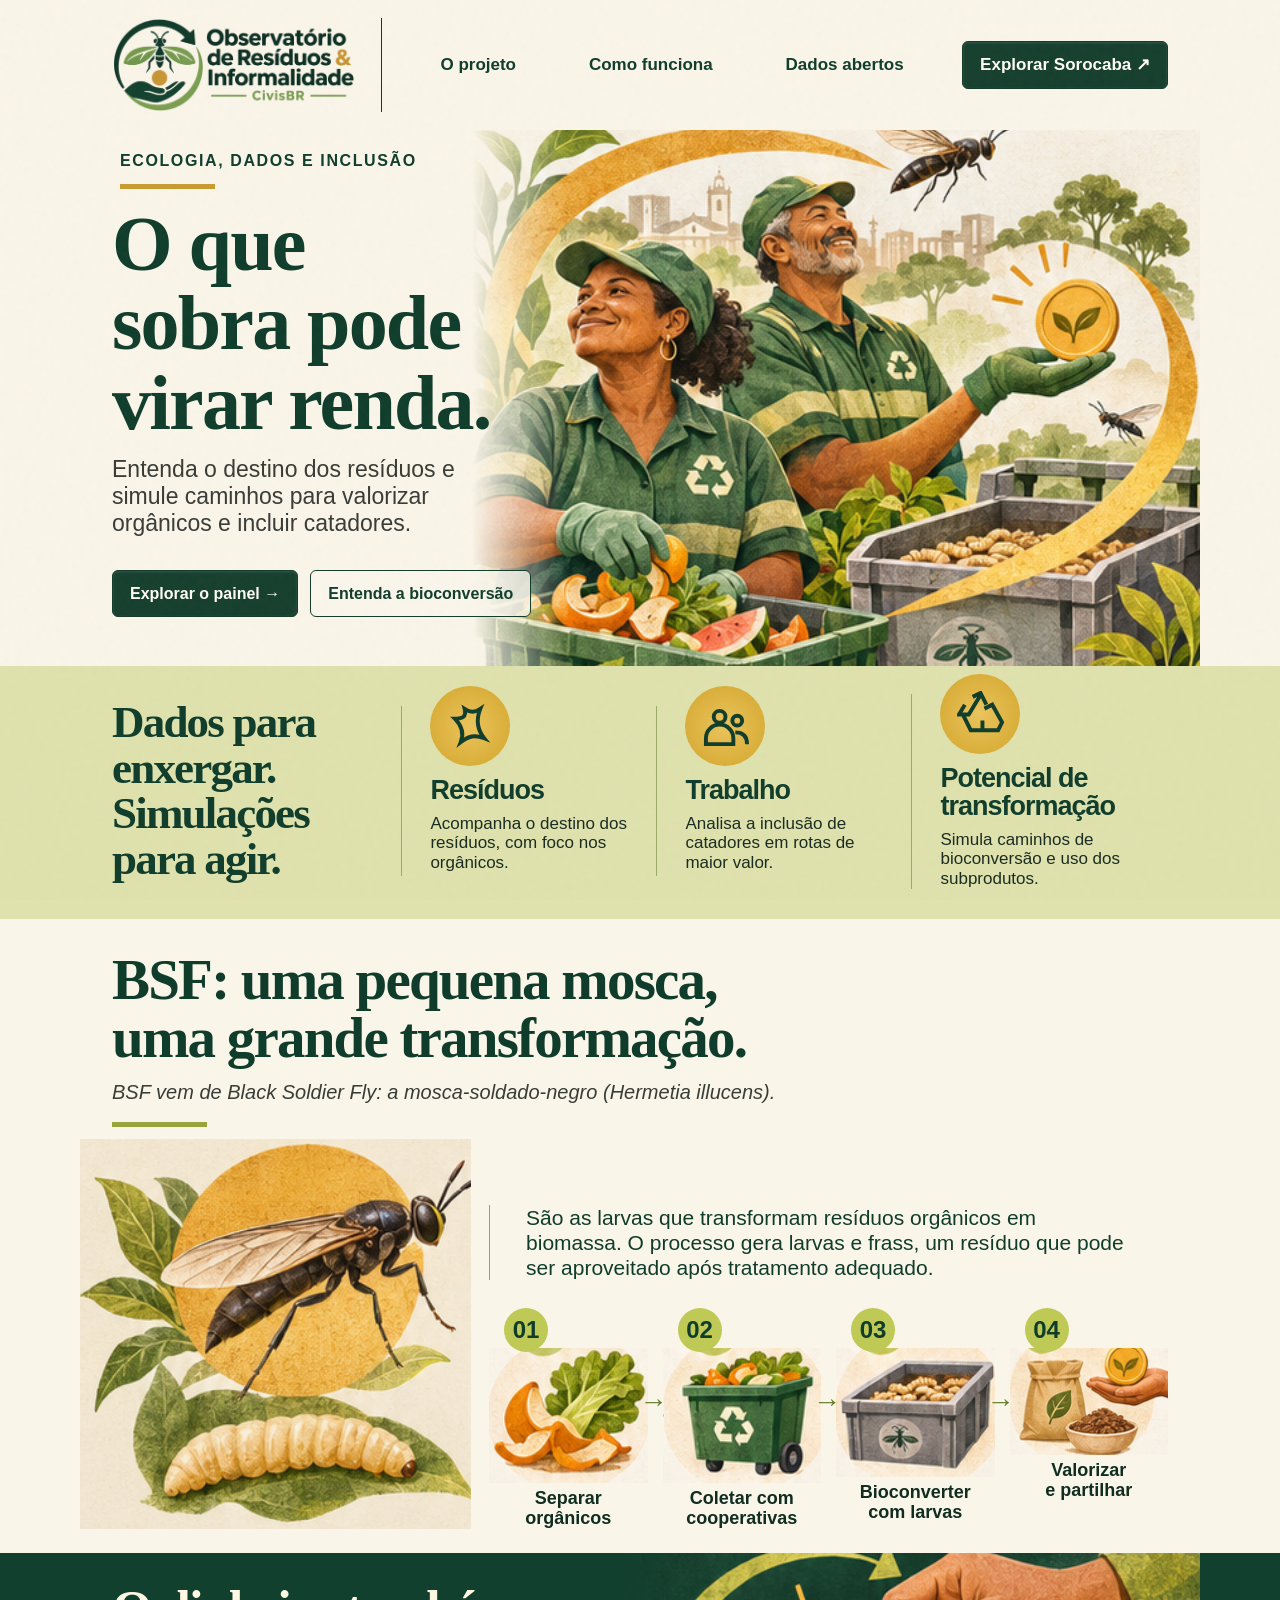
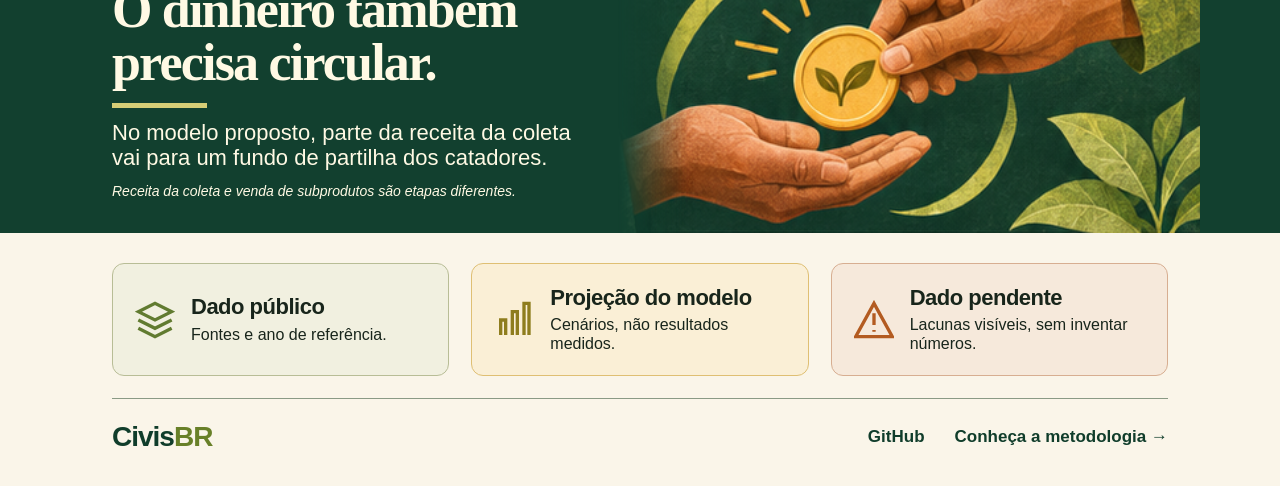
<file: landing/index.html>
<!doctype html>
<html lang="pt-BR">
  <head>
    <meta charset="UTF-8" />
    <meta name="viewport" content="width=device-width, initial-scale=1.0" />
    <title>Observatório de Resíduos &amp; Informalidade — CivisBR</title>
    <meta
      name="description"
      content="Entenda o destino dos resíduos e simule caminhos para valorizar orgânicos e incluir catadores."
    />
    <link rel="icon" href="assets/favicon.png" />
    <link rel="stylesheet" href="styles.css" />
  </head>
  <body id="o-projeto">
    <header class="top">
      <div class="wrap nav">
        <a class="brand" href="#o-projeto" aria-label="Início"
          ><img
            src="assets/logo.png"
            alt="Observatório de Resíduos &amp; Informalidade — CivisBR"
        /></a>
        <nav aria-label="Seções">
          <a href="#o-projeto">O projeto</a
          ><a href="#como-funciona">Como funciona</a
          ><a href="#dados">Dados abertos</a>
        </nav>
        <a class="btn" href="https://residuos-informalidade-rms.pages.dev"
          >Explorar Sorocaba ↗</a
        >
      </div>
    </header>
    <main>
      <section class="hero wrap">
        <span
          class="art hero-art"
          style="--x: 375; --y: 83; --w: 546; --h: 473; --sw: 921"
          aria-hidden="true"
          ><img src="assets/explainer.png" alt="" loading="lazy"
        /></span>
        <div class="hero-copy">
          <p class="eyebrow">ECOLOGIA, DADOS E INCLUSÃO</p>
          <h1>O que<br />sobra pode<br />virar renda.</h1>
          <p class="sub">
            Entenda o destino dos resíduos e simule caminhos para valorizar
            orgânicos e incluir catadores.
          </p>
          <div class="cta-row">
            <a class="btn" href="https://residuos-informalidade-rms.pages.dev"
              >Explorar o painel →</a
            ><a class="btn ghost" href="#como-funciona"
              >Entenda a bioconversão</a
            >
          </div>
        </div>
      </section>
      <section class="strip">
        <div class="wrap strip-grid">
          <h2>Dados para<br />enxergar.<br />Simulações<br />para agir.</h2>
          <div class="feat">
            <span class="ic"
              ><svg viewBox="0 0 24 24" aria-hidden="true">
                <path
                  d="M9 3c3 2 5 2 8 0-2 5-2 10 2 15-5-2-8-1-12 2 2-5 0-9-3-12 4 0 6-1 5-5Z"
                /></svg
            ></span>
            <h3>Resíduos</h3>
            <p>Acompanha o destino dos resíduos, com foco nos orgânicos.</p>
          </div>
          <div class="feat">
            <span class="ic"
              ><svg viewBox="0 0 24 24" aria-hidden="true">
                <circle cx="9" cy="7" r="3" />
                <circle cx="18" cy="9" r="2.5" />
                <path d="M2 21v-3a7 7 0 0 1 14 0v3ZM17 15c4 0 6 2 6 6" /></svg
            ></span>
            <h3>Trabalho</h3>
            <p>Analisa a inclusão de catadores em rotas de maior valor.</p>
          </div>
          <div class="feat">
            <span class="ic"
              ><svg viewBox="0 0 24 24" aria-hidden="true">
                <path
                  d="m8 3 4-2 3 6M12 2 6 12H1l3-5M3 12l4 8h6v-5M14 20h7l2-4-5-9-4 2"
                /></svg
            ></span>
            <h3>Potencial de transformação</h3>
            <p>Simula caminhos de bioconversão e uso dos subprodutos.</p>
          </div>
        </div>
      </section>
      <section class="bsf wrap" id="como-funciona">
        <h2>BSF: uma pequena mosca,<br />uma grande transformação.</h2>
        <p class="lede">
          BSF vem de Black Soldier Fly: a mosca-soldado-negro (<i
            >Hermetia illucens</i
          >).
        </p>
        <div class="bsf-grid">
          <span
            class="art bsf-art"
            style="--x: 0; --y: 959; --w: 310; --h: 309; --sw: 921"
            aria-hidden="true"
            ><img src="assets/explainer.png" alt="" loading="lazy"
          /></span>
          <div class="bsf-body">
            <p class="lede2">
              São as larvas que transformam resíduos orgânicos em biomassa. O
              processo gera larvas e frass, um resíduo que pode ser aproveitado
              após tratamento adequado.
            </p>
            <div class="steps">
              <div class="step">
                <span class="n">01</span
                ><span
                  class="art"
                  style="--x: 316; --y: 1107; --w: 127; --h: 108; --sw: 921"
                  aria-hidden="true"
                  ><img src="assets/explainer.png" alt="" loading="lazy"
                /></span>
                <h3>Separar<br />orgânicos</h3>
              </div>
              <div class="step">
                <span class="n">02</span
                ><span
                  class="art"
                  style="--x: 460; --y: 1107; --w: 127; --h: 108; --sw: 921"
                  aria-hidden="true"
                  ><img src="assets/explainer.png" alt="" loading="lazy"
                /></span>
                <h3>Coletar com<br />cooperativas</h3>
              </div>
              <div class="step">
                <span class="n">03</span
                ><span
                  class="art"
                  style="--x: 606; --y: 1107; --w: 133; --h: 108; --sw: 921"
                  aria-hidden="true"
                  ><img src="assets/explainer.png" alt="" loading="lazy"
                /></span>
                <h3>Bioconverter<br />com larvas</h3>
              </div>
              <div class="step">
                <span class="n">04</span
                ><span
                  class="art"
                  style="--x: 761; --y: 1107; --w: 160; --h: 108; --sw: 921"
                  aria-hidden="true"
                  ><img src="assets/explainer.png" alt="" loading="lazy"
                /></span>
                <h3>Valorizar<br />e partilhar</h3>
              </div>
            </div>
          </div>
        </div>
      </section>
      <section class="money">
        <div class="wrap money-inner">
          <span
            class="art money-art"
            style="--x: 480; --y: 1282; --w: 441; --h: 235; --sw: 921"
            aria-hidden="true"
            ><img src="assets/explainer.png" alt="" loading="lazy"
          /></span>
          <div class="money-copy">
            <h2>O dinheiro também<br />precisa circular.</h2>
            <p>
              No modelo proposto, parte da receita da coleta vai para um fundo
              de partilha dos catadores.
            </p>
            <p class="note">
              Receita da coleta e venda de subprodutos são etapas diferentes.
            </p>
          </div>
        </div>
      </section>
      <section class="wrap flags" id="dados">
        <div class="flag real">
          <svg viewBox="0 0 24 24" aria-hidden="true">
            <path d="m2 7 10-5 10 5-10 5ZM2 12l10 5 10-5M2 17l10 5 10-5" />
          </svg>
          <div>
            <h3>Dado público</h3>
            <p>Fontes e ano de referência.</p>
          </div>
        </div>
        <div class="flag model">
          <svg viewBox="0 0 24 24" aria-hidden="true">
            <path d="M4 21V12h3v9M11 21V7h3v14M18 21V2h3v19" />
          </svg>
          <div>
            <h3>Projeção do modelo</h3>
            <p>Cenários, não resultados medidos.</p>
          </div>
        </div>
        <div class="flag pending">
          <svg viewBox="0 0 24 24" aria-hidden="true">
            <path d="M12 2 1 22h22ZM12 8v7M12 18v1" />
          </svg>
          <div>
            <h3>Dado pendente</h3>
            <p>Lacunas visíveis, sem inventar números.</p>
          </div>
        </div>
      </section>
    </main>
    <footer class="wrap foot">
      <a class="civis" href="https://github.com/civisbr">Civis<span>BR</span></a
      ><a href="https://github.com/civisbr/residuos-informalidade-rms">GitHub</a
      ><a
        href="https://github.com/civisbr/residuos-informalidade-rms#o-que-ele-separa-com-rigor"
        >Conheça a metodologia →</a
      >
    </footer>
  </body>
</html>
</file>
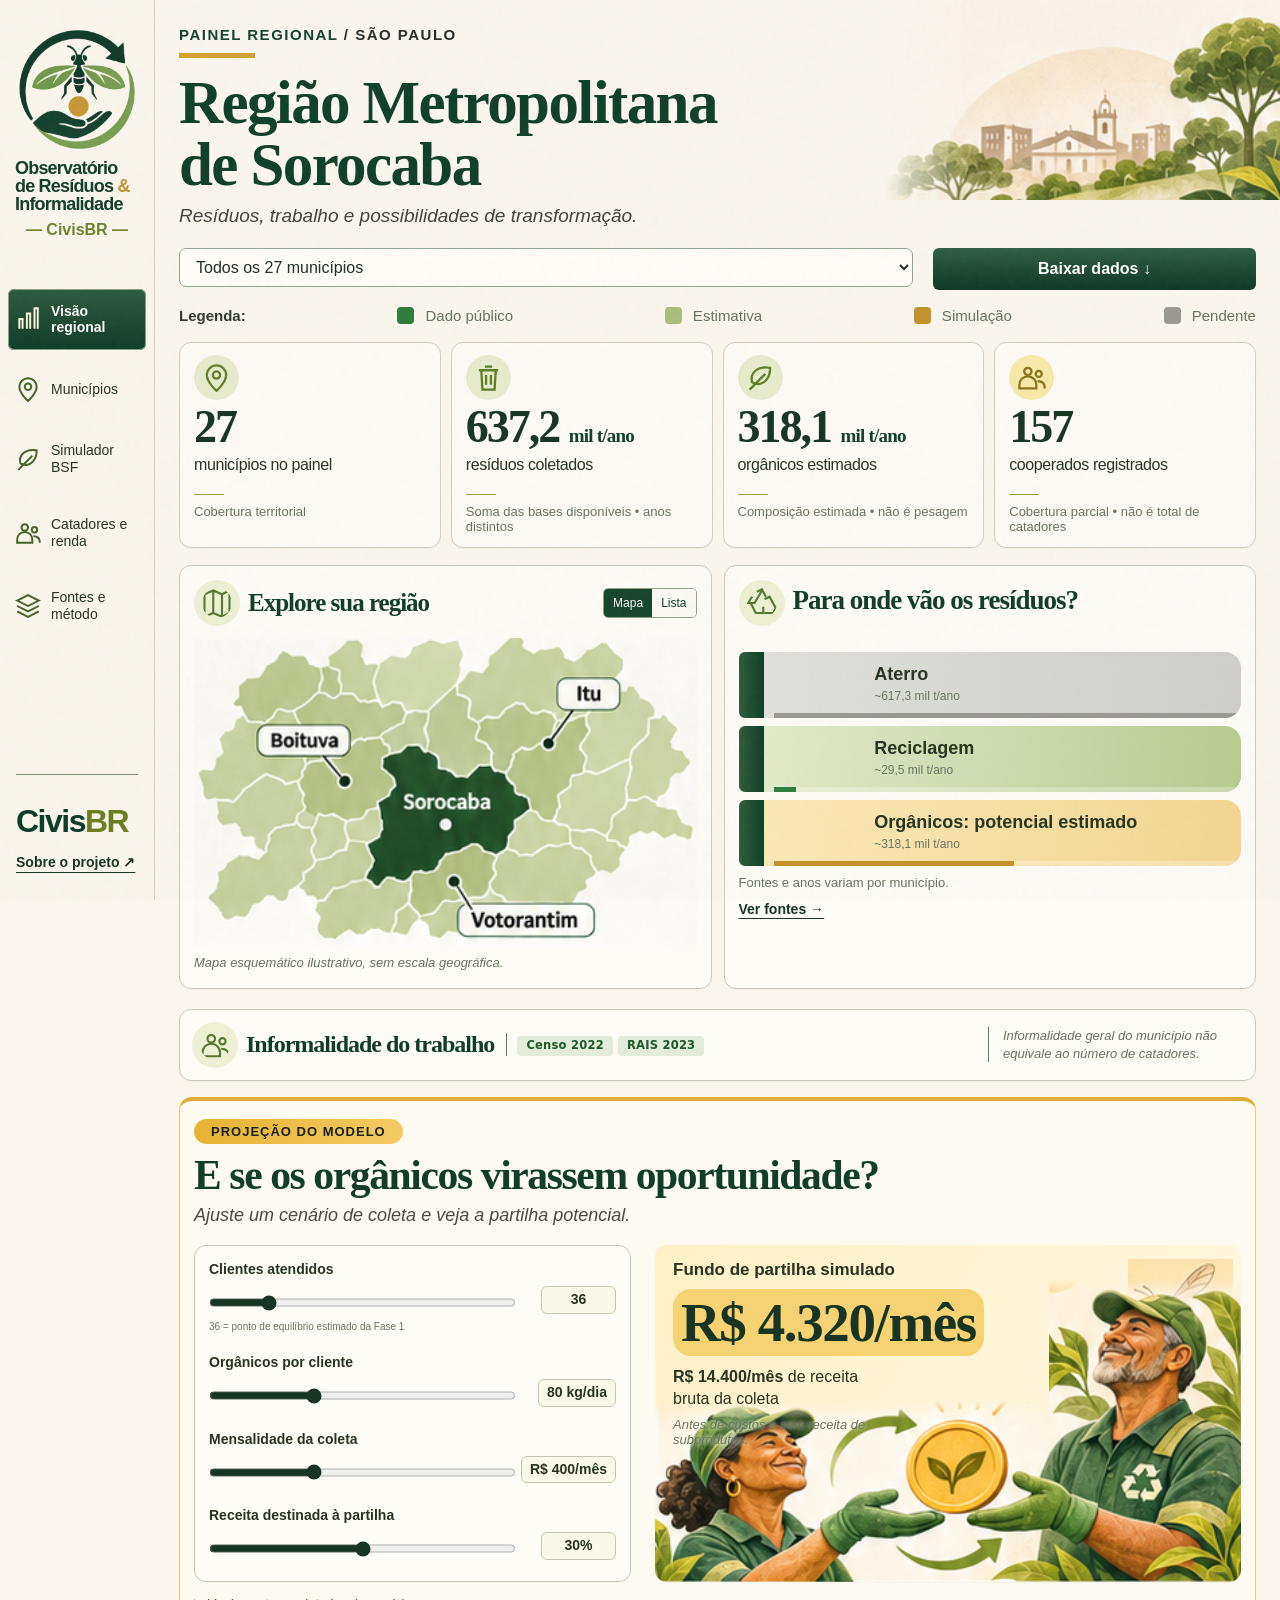
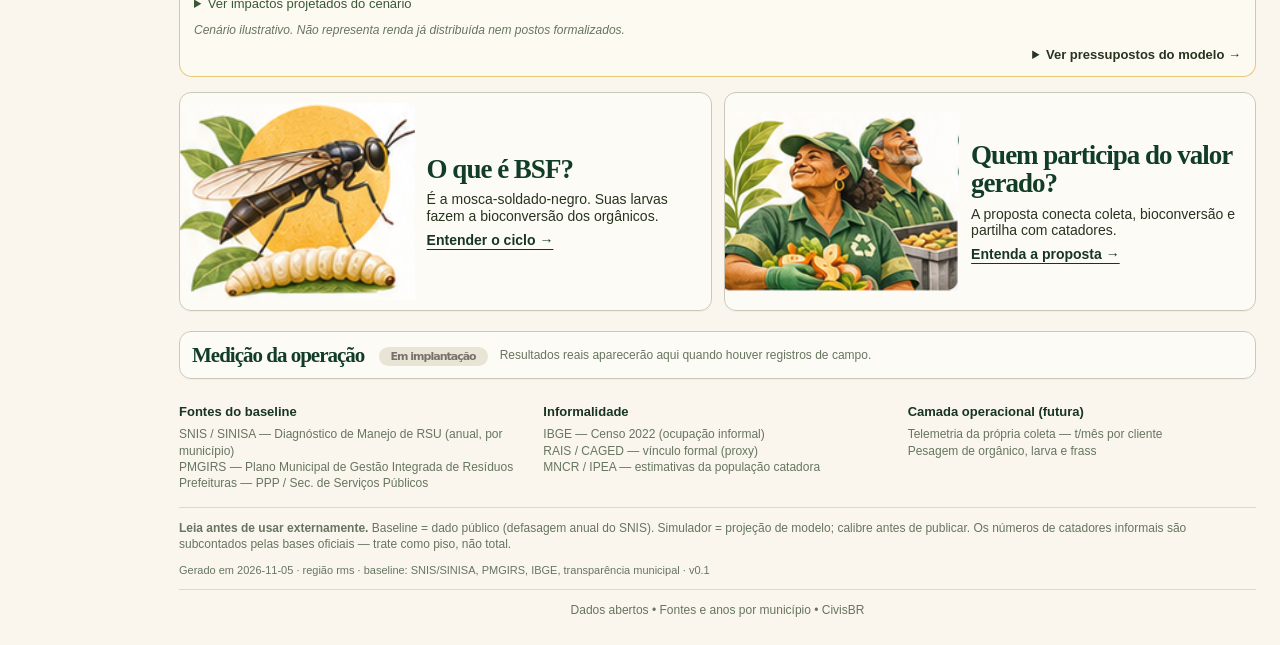
<file: site/index.html>
<!doctype html>
<html lang="pt-BR">
  <head>
    <meta charset="UTF-8" />
    <meta name="viewport" content="width=device-width, initial-scale=1.0" />
    <title>
      Região Metropolitana de Sorocaba — Observatório de Resíduos &amp;
      Informalidade
    </title>
    <meta
      name="description"
      content="Resíduos, trabalho e possibilidades de transformação na Região Metropolitana de Sorocaba."
    />
    <link rel="icon" href="assets/favicon.png" />
    <link rel="stylesheet" href="styles.css" />
  </head>
  <body>
    <aside class="side">
      <a
        class="side-brand"
        href="https://civisbr.github.io/residuos-informalidade-rms/"
        aria-label="Sobre o Observatório"
        ><span class="side-emblem"><img src="assets/logo.png" alt="" /></span
        ><span class="side-wordmark"
          >Observatório<br />de Resíduos <b>&amp;</b><br />Informalidade</span
        ><span class="side-civis">— CivisBR —</span></a
      >
      <nav class="side-nav" aria-label="Seções do painel">
        <a href="#visao" class="active"
          ><svg viewBox="0 0 24 24" aria-hidden="true">
            <path d="M4 21V12h3v9M11 21V7h3v14M18 21V2h3v19" /></svg
          ><span>Visão regional</span></a
        >
        <a href="#municipios"
          ><svg viewBox="0 0 24 24" aria-hidden="true">
            <path d="M20 10c0 6-8 13-8 13S4 16 4 10a8 8 0 1 1 16 0Z" />
            <circle cx="12" cy="10" r="3" /></svg
          ><span>Municípios</span></a
        >
        <a href="#simulador"
          ><svg viewBox="0 0 24 24" aria-hidden="true">
            <path d="M20 4C9 2 3 9 5 16c7 4 15-1 15-12Z" />
            <path d="M3 22 16 9" /></svg
          ><span>Simulador BSF</span></a
        >
        <a href="#informalidade"
          ><svg viewBox="0 0 24 24" aria-hidden="true">
            <circle cx="9" cy="7" r="3" />
            <circle cx="18" cy="9" r="2.5" />
            <path d="M2 21v-3a7 7 0 0 1 14 0v3ZM17 15c4 0 6 2 6 6" /></svg
          ><span>Catadores e renda</span></a
        >
        <a href="#fontes"
          ><svg viewBox="0 0 24 24" aria-hidden="true">
            <path d="m2 7 10-5 10 5-10 5ZM2 12l10 5 10-5M2 17l10 5 10-5" /></svg
          ><span>Fontes e método</span></a
        >
      </nav>
      <span class="side-footer-brand">Civis<span>BR</span></span
      ><a
        class="side-about"
        href="https://civisbr.github.io/residuos-informalidade-rms/"
        >Sobre o projeto ↗</a
      >
    </aside>

    <main class="main">
      <span
        class="art city-art"
        style="--x: 648; --y: 0; --w: 298; --h: 200; --sw: 946"
        aria-hidden="true"
        ><img src="assets/dashboard-art.png" alt="" loading="lazy"
      /></span>
      <p class="eyebrow">PAINEL REGIONAL <span>/ SÃO PAULO</span></p>
      <h1 id="regName">—</h1>
      <p class="sub">Resíduos, trabalho e possibilidades de transformação.</p>

      <div class="topbar" id="municipios">
        <div class="selwrap">
          <label for="citySel">Município</label>
          <select id="citySel" aria-label="Selecionar município"></select>
          <span class="pop" id="popline">—</span>
        </div>
        <a class="dl" href="data.json" download="data.json">Baixar dados ↓</a>
      </div>

      <div class="legend" aria-label="Legenda de qualidade">
        <span>Legenda:</span>
        <span><i class="sw real"></i> Dado público</span>
        <span><i class="sw est"></i> Estimativa</span>
        <span><i class="sw sim"></i> Simulação</span>
        <span><i class="sw pend"></i> Pendente</span>
      </div>

      <section id="visao" class="kpi4" aria-label="Visão regional">
        <div id="regionStrip" class="kpi4-grid"></div>
      </section>

      <div class="grid2">
        <section class="card region-card">
          <div class="card-head">
            <h2>
              <svg viewBox="0 0 24 24" aria-hidden="true">
                <path
                  d="m2 5 7-3 7 3 6-3v18l-6 3-7-3-7 3ZM9 2v18M16 5v18"
                /></svg
              >Explore sua região
            </h2>
            <div
              class="view-tabs"
              role="group"
              aria-label="Visualização da região"
            >
              <button type="button" id="mapTab" aria-pressed="true">Mapa</button
              ><button type="button" id="listTab" aria-pressed="false">
                Lista
              </button>
            </div>
          </div>
          <div id="regionMap">
            <span
              class="art map-art"
              style="--x: 163; --y: 542; --w: 375; --h: 230; --sw: 946"
              aria-hidden="true"
              ><img
                src="assets/dashboard-art.png"
                alt=""
                loading="lazy" /></span
            ><button
              class="map-hit sorocaba"
              data-city="Sorocaba"
              aria-label="Ver dados de Sorocaba"
            ></button
            ><button
              class="map-hit itu"
              data-city="Itu"
              aria-label="Ver dados de Itu"
            ></button
            ><button
              class="map-hit boituva"
              data-city="Boituva"
              aria-label="Ver dados de Boituva"
            ></button
            ><button
              class="map-hit votorantim"
              data-city="Votorantim"
              aria-label="Ver dados de Votorantim"
            ></button>
            <p class="card-note">
              <i>Mapa esquemático ilustrativo, sem escala geográfica.</i>
            </p>
          </div>
          <div
            class="munlist"
            hidden
            id="munList"
            aria-label="Municípios da região"
          ></div>
        </section>
        <section class="card">
          <h2>
            <svg viewBox="0 0 24 24" aria-hidden="true">
              <path
                d="m8 3 4-2 3 6M12 2 6 12H1l3-5M3 12l4 8h6v-5M14 20h7l2-4-5-9-4 2"
              /></svg
            >Para onde vão os resíduos?
          </h2>
          <div id="destBars"></div>
          <p class="card-note">Fontes e anos variam por município.</p>
          <p class="card-link"><a href="#fontes">Ver fontes →</a></p>
        </section>
      </div>

      <section
        class="card city-detail"
        id="cityDetail"
        aria-label="Linha de base do município"
        hidden
      >
        <h2 id="cityName">Município</h2>
        <h3 class="flow-title">
          Destino no município <span id="flowTags"></span>
        </h3>
        <div id="flowSlot"></div>
        <h2>Linha de base do município</h2>
        <div class="kpis" id="kpis"></div>
      </section>

      <section class="band" id="informalidade">
        <div class="inf-heading">
          <h2>
            <svg viewBox="0 0 24 24" aria-hidden="true">
              <circle cx="9" cy="7" r="3" />
              <circle cx="18" cy="9" r="2.5" />
              <path d="M2 21v-3a7 7 0 0 1 14 0v3ZM17 15c4 0 6 2 6 6" /></svg
            >Informalidade do trabalho
          </h2>
          <span class="chips" id="infTags"
            ><span class="tag real">Censo 2022</span>
            <span class="tag real">RAIS 2023</span></span
          >
          <p class="band-note">
            Informalidade geral do município não equivale ao número de
            catadores.
          </p>
        </div>
        <div id="infDetail" hidden>
          <div class="kpis" id="kpisInf"></div>
          <div class="caveat" id="infSubcount"></div>
          <div id="pnadRegional"></div>
        </div>
      </section>

      <section class="simsec" id="simulador">
        <p class="proj-chip">PROJEÇÃO DO MODELO</p>
        <h2>E se os orgânicos virassem oportunidade?</h2>
        <p class="sub2">
          Ajuste um cenário de coleta e veja a partilha potencial.
        </p>
        <div class="grid2">
          <div class="card">
            <div class="ctrl">
              <label for="sCli"
                >Clientes atendidos
                <span class="cv mono"><b id="vCli">36</b></span></label
              >
              <input
                type="range"
                id="sCli"
                min="0"
                max="200"
                value="36"
                step="1"
              />
              <div class="hint" id="hCli"></div>
            </div>
            <div class="ctrl">
              <label for="sKg"
                >Orgânicos por cliente
                <span class="cv mono"><b id="vKg">80</b> kg/dia</span></label
              >
              <input
                type="range"
                id="sKg"
                min="20"
                max="200"
                value="80"
                step="5"
              />
            </div>
            <div class="ctrl">
              <label for="sFee"
                >Mensalidade da coleta
                <span class="cv mono">R$ <b id="vFee">400</b>/mês</span></label
              >
              <input
                type="range"
                id="sFee"
                min="150"
                max="900"
                value="400"
                step="25"
              />
            </div>
            <div class="ctrl">
              <label for="sSh"
                >Receita destinada à partilha
                <span class="cv mono"><b id="vSh">30</b>%</span></label
              >
              <input
                type="range"
                id="sSh"
                min="0"
                max="60"
                value="30"
                step="5"
              />
            </div>
          </div>
          <div class="card fund">
            <span
              class="art fund-fly"
              style="--x: 833; --y: 1043; --w: 82; --h: 81; --sw: 946"
              aria-hidden="true"
              ><img
                src="assets/dashboard-art.png"
                alt=""
                loading="lazy" /></span
            ><span
              class="art fund-woman"
              style="--x: 498; --y: 1208; --w: 292; --h: 134; --sw: 946"
              aria-hidden="true"
              ><img
                src="assets/dashboard-art.png"
                alt=""
                loading="lazy" /></span
            ><span
              class="art fund-man"
              style="--x: 790; --y: 1117; --w: 142; --h: 225; --sw: 946"
              aria-hidden="true"
              ><img src="assets/dashboard-art.png" alt="" loading="lazy"
            /></span>
            <p class="fund-lab">Fundo de partilha simulado</p>
            <p class="fund-val mono"><span id="oPool">—</span></p>
            <p class="fund-sub"><b id="rev">—</b> de receita bruta da coleta</p>
            <p class="fund-note">
              Antes de custos e sem receita de subprodutos.
            </p>
          </div>
        </div>
        <details class="impact-details">
          <summary>Ver impactos projetados do cenário</summary>
          <div class="out">
            <div class="ocard c1">
              <div class="o-lab">ORGÂNICO DESVIADO DO ATERRO</div>
              <div class="o-val mono">
                <span id="oDiv">—</span> <small>t/ano</small>
              </div>
              <div class="o-sub" id="oDivSub"></div>
            </div>
            <div class="ocard c2">
              <div class="o-lab">CO₂e EVITADO</div>
              <div class="o-val mono">
                <span id="oCO2">—</span> <small>t/ano</small>
              </div>
              <div class="o-sub">
                ~<b id="oCars">—</b> carros fora de circulação por um ano
                (ilustrativo).
              </div>
            </div>
            <div class="ocard c3">
              <div class="o-lab">SUBPRODUTOS BSF</div>
              <div class="o-val mono">
                <span id="oFrass">—</span> <small>t/ano frass</small>
              </div>
              <div class="o-sub">
                <b id="oLarva">—</b> de larva seca (mercado pet/aves).
              </div>
            </div>
            <div class="ocard c4">
              <div class="o-lab">CATADORES NA ESCADA DE FORMALIZAÇÃO</div>
              <div class="o-val mono">
                <span id="oCat">—</span> <small>sustentados</small>
              </div>
              <div class="o-sub">
                pelo fundo de partilha (renda-alvo mensal por catador).
              </div>
            </div>
          </div>
        </details>
        <p class="disclaim">
          Cenário ilustrativo. Não representa renda já distribuída nem postos
          formalizados.
        </p>
        <details class="assump">
          <summary>Ver pressupostos do modelo →</summary>
          <div class="ab" id="assumpBody"></div>
        </details>
      </section>

      <div class="grid2">
        <section class="card explainer-card">
          <span
            class="art info-art"
            style="--x: 153; --y: 1408; --w: 174; --h: 146; --sw: 946"
            aria-hidden="true"
            ><img src="assets/dashboard-art.png" alt="" loading="lazy"
          /></span>
          <div>
            <h2>O que é BSF?</h2>
            <p>
              É a mosca-soldado-negro. Suas larvas fazem a bioconversão dos
              orgânicos.
            </p>
            <p class="card-link">
              <a
                href="https://civisbr.github.io/residuos-informalidade-rms/#como-funciona"
                >Entender o ciclo →</a
              >
            </p>
          </div>
        </section>
        <section class="card explainer-card">
          <span
            class="art info-art"
            style="--x: 537; --y: 1403; --w: 200; --h: 153; --sw: 946"
            aria-hidden="true"
            ><img src="assets/dashboard-art.png" alt="" loading="lazy"
          /></span>
          <div>
            <h2>Quem participa do valor gerado?</h2>
            <p>
              A proposta conecta coleta, bioconversão e partilha com catadores.
            </p>
            <p class="card-link">
              <a href="#simulador">Entenda a proposta →</a>
            </p>
          </div>
        </section>
      </div>

      <section class="band op" aria-label="Medição da operação">
        <h2>
          Medição da operação <span class="chip-live">Em implantação</span>
        </h2>
        <p class="band-note">
          Resultados reais aparecerão aqui quando houver registros de campo.
        </p>
        <div id="opSlot"></div>
      </section>

      <footer id="fontes">
        <div class="srcgrid">
          <div>
            <h4>Fontes do baseline</h4>
            <p>
              SNIS / SINISA — Diagnóstico de Manejo de RSU (anual, por
              município)
            </p>
            <p>PMGIRS — Plano Municipal de Gestão Integrada de Resíduos</p>
            <p>Prefeituras — PPP / Sec. de Serviços Públicos</p>
          </div>
          <div>
            <h4>Informalidade</h4>
            <p>IBGE — Censo 2022 (ocupação informal)</p>
            <p>RAIS / CAGED — vínculo formal (proxy)</p>
            <p>MNCR / IPEA — estimativas da população catadora</p>
          </div>
          <div>
            <h4>Camada operacional (futura)</h4>
            <p>Telemetria da própria coleta — t/mês por cliente</p>
            <p>Pesagem de orgânico, larva e frass</p>
          </div>
        </div>
        <div class="caveat" id="caveat"></div>
        <div class="foot-meta" id="footMeta">—</div>
        <p class="foot-line">
          Dados abertos • Fontes e anos por município • CivisBR
        </p>
      </footer>
    </main>

    <script src="app.js"></script>
  </body>
</html>
</file>
<file: landing/styles.css>
* {
  box-sizing: border-box;
  margin: 0;
  padding: 0;
}
:root {
  --paper: #faf5e9;
  --ink: #103d2b;
  --gold: #c99b30;
  --line: #b9b99b;
}
html {
  scroll-behavior: smooth;
  scroll-padding-top: 24px;
}
body {
  color: var(--ink);
  background: var(--paper);
  font:
    18px/1.35 Arial,
    sans-serif;
}
body::before {
  content: "";
  position: fixed;
  inset: 0;
  pointer-events: none;
  z-index: 5;
  opacity: 0.045;
  background-image: url("data:image/svg+xml,%3Csvg viewBox='0 0 180 180' xmlns='http://www.w3.org/2000/svg'%3E%3Cfilter id='n'%3E%3CfeTurbulence type='fractalNoise' baseFrequency='.8' numOctaves='3' stitchTiles='stitch'/%3E%3C/filter%3E%3Cpath fill='%23000' filter='url(%23n)' opacity='.7' d='M0 0h180v180H0z'/%3E%3C/svg%3E");
}
a {
  color: inherit;
}
a:focus-visible,
button:focus-visible {
  outline: 3px solid var(--gold);
  outline-offset: 4px;
}
h1,
h2 {
  font-family: Georgia, serif;
  font-weight: 800;
  letter-spacing: -1.8px;
  line-height: 1.02;
}
.wrap {
  max-width: 1120px;
  padding: 0 32px;
  margin: auto;
}
.nav {
  min-height: 130px;
  display: flex;
  align-items: center;
  gap: 32px;
}
.brand {
  width: 270px;
  padding-right: 26px;
  border-right: 1px solid var(--ink);
  flex-shrink: 0;
}
.brand img {
  display: block;
  width: 100%;
}
.nav nav {
  display: flex;
  flex: 1;
  justify-content: space-around;
  gap: 20px;
  white-space: nowrap;
}
.nav a {
  text-decoration: none;
  font-weight: 600;
  font-size: 17px;
}
.btn {
  display: inline-flex;
  justify-content: center;
  align-items: center;
  padding: 12px 17px;
  background: #163f2e;
  color: #fffdf5;
  border: 1px solid #143b2a;
  border-radius: 6px;
  text-decoration: none;
  font-weight: 700;
  font-size: 16px;
  white-space: nowrap;
  box-shadow: inset 0 1px 3px #ffffff20;
}
.btn:hover {
  background: #23583d;
}
.btn.ghost {
  color: var(--ink);
  background: #faf7edcc;
}
.hero {
  position: relative;
  min-height: 536px;
  padding-top: 20px;
  padding-bottom: 45px;
}
.hero-copy {
  position: relative;
  z-index: 1;
  max-width: 460px;
}
.eyebrow {
  font-size: 16px;
  font-weight: bold;
  letter-spacing: 1.6px;
  margin: 0 0 15px 8px;
}
.eyebrow::after {
  content: "";
  display: block;
  width: 95px;
  height: 5px;
  background: var(--gold);
  margin-top: 12px;
}
h1 {
  font-size: 78px;
  margin-bottom: 14px;
}
.hero .sub {
  max-width: 365px;
  font-size: 23px;
  line-height: 1.18;
  color: #393c36;
  margin-bottom: 32px;
}
.cta-row {
  display: flex;
  gap: 12px;
}
.hero .hero-art {
  position: absolute;
  right: 0;
  top: -31px;
  width: 69%;
  mask-image: linear-gradient(to right, transparent, #000 13%);
}
.strip {
  background: #dfe2ad;
}
.strip-grid {
  display: grid;
  grid-template-columns: 1.15fr 1fr 1fr 1.12fr;
  gap: 26px;
  align-items: center;
  padding-top: 28px;
  padding-bottom: 30px;
}
.strip h2 {
  font-size: 45px;
}
.feat {
  padding-left: 28px;
  border-left: 1px solid #9caa67;
  min-height: 170px;
}
.ic {
  display: grid;
  place-items: center;
  width: 80px;
  height: 80px;
  border-radius: 50%;
  background: radial-gradient(#ebc45c, #d3a529);
  margin: -20px 0 10px;
}
.ic svg {
  width: 47px;
  height: 47px;
  fill: none;
  stroke: var(--ink);
  stroke-width: 2;
}
.feat h3 {
  font-size: 27px;
  letter-spacing: -1px;
  line-height: 1.05;
  margin: 9px 0;
}
.feat p {
  color: #192b20;
  font-size: 17px;
  line-height: 1.16;
}
.bsf {
  padding-top: 32px;
  padding-bottom: 24px;
}
.bsf h2 {
  font-size: 57px;
}
.lede {
  color: #383d36;
  font-size: 20px;
  font-style: italic;
  margin-top: 12px;
}
.lede::after {
  content: "";
  display: block;
  width: 95px;
  height: 5px;
  background: #97a53d;
  margin-top: 16px;
}
.bsf-grid {
  display: grid;
  grid-template-columns: 34% 1fr;
  gap: 18px;
  margin-top: 12px;
  align-items: end;
}
.bsf-art {
  width: calc(100% + 32px);
  margin-left: -32px;
}
.lede2 {
  border-left: 1px solid #9b9e77;
  padding-left: 36px;
  max-width: 640px;
  font-size: 21px;
  line-height: 1.2;
  margin-bottom: 28px;
}
.steps {
  display: grid;
  grid-template-columns: repeat(4, 1fr);
  gap: 15px;
}
.step {
  position: relative;
  text-align: center;
}
.step .n {
  display: grid;
  place-items: center;
  background: #bec956;
  border-radius: 50%;
  width: 44px;
  height: 44px;
  font-size: 24px;
  font-weight: bold;
  margin: 0 auto -4px 15px;
  position: relative;
  z-index: 1;
}
.step h3 {
  color: #102d20;
  font-size: 18px;
  line-height: 1.1;
  margin-top: 6px;
}
.step:not(:last-child)::after {
  content: "→";
  color: #627c2b;
  position: absolute;
  top: 75px;
  right: -20px;
  font-size: 28px;
}
.money {
  background: #12402f;
  color: #fff9e4;
}
.money-inner {
  position: relative;
  overflow: hidden;
  padding-top: 30px;
  padding-bottom: 26px;
  min-height: 280px;
}
.money-copy {
  position: relative;
  max-width: 530px;
}
.money h2 {
  font-size: 52px;
}
.money h2::after {
  content: "";
  display: block;
  width: 95px;
  height: 5px;
  background: #d6cd76;
  margin-top: 14px;
}
.money p {
  font-size: 22px;
  line-height: 1.15;
  margin-top: 12px;
  max-width: 470px;
}
.money .note {
  font-size: 14px;
  font-style: italic;
}
.money .money-art {
  position: absolute;
  right: 0;
  bottom: 0;
  width: 54%;
  mask-image: linear-gradient(to right, transparent, #000 12%);
}
.flags {
  display: grid;
  grid-template-columns: repeat(3, 1fr);
  gap: 22px;
  padding-top: 30px;
  padding-bottom: 22px;
}
.flag {
  display: flex;
  align-items: center;
  gap: 16px;
  border: 1px solid #b8bd96;
  border-radius: 12px;
  padding: 22px;
  color: #18251b;
  background: #e9ecd780;
}
.flag svg {
  width: 40px;
  height: 40px;
  fill: none;
  stroke: #617b30;
  stroke-width: 2;
  flex-shrink: 0;
}
.flag h3 {
  font-size: 22px;
  letter-spacing: -0.5px;
  line-height: 1.1;
  margin-bottom: 5px;
}
.flag p {
  font-size: 16px;
  line-height: 1.2;
}
.flag.model {
  border-color: #dfbf73;
  background: #f9e7be70;
}
.flag.model svg {
  stroke: #8e7d1e;
}
.flag.pending {
  border-color: #d7ae91;
  background: #f4ddce80;
}
.flag.pending svg {
  stroke: #b35b21;
}
.foot {
  display: flex;
  align-items: center;
  gap: 30px;
  padding-top: 20px;
  padding-bottom: 30px;
  position: relative;
}
.foot::before {
  content: "";
  position: absolute;
  top: 0;
  left: 32px;
  right: 32px;
  border-top: 1px solid #8a9a85;
}
.foot a {
  text-decoration: none;
  font-weight: bold;
  font-size: 17px;
}
.foot .civis {
  margin-right: auto;
  font-size: 28px;
  letter-spacing: -1px;
}
.civis span {
  color: #688028;
}
@media (min-width: 1400px) {
  .hero {
    min-height: 560px;
  }
}
@media (max-width: 1000px) {
  .nav {
    gap: 20px;
    padding-top: 15px;
    padding-bottom: 15px;
  }
  .brand {
    width: 235px;
  }
  .nav nav {
    gap: 16px;
  }
  .nav a {
    font-size: 15px;
  }
  .nav .btn {
    padding: 12px;
  }
  h1 {
    font-size: 70px;
  }
  .hero {
    min-height: 480px;
  }
  .hero .hero-art {
    top: 0;
  }
  .strip h2 {
    font-size: 38px;
  }
  .feat {
    padding-left: 20px;
  }
  .feat h3 {
    font-size: 24px;
  }
  .bsf h2 {
    font-size: 49px;
  }
  .money h2 {
    font-size: 45px;
  }
  .flags {
    gap: 14px;
  }
  .flag {
    padding: 18px 14px;
    gap: 10px;
  }
  .flag h3 {
    font-size: 20px;
  }
}
@media (max-width: 900px) {
  .wrap {
    padding-left: 22px;
    padding-right: 22px;
  }
  .nav {
    flex-wrap: wrap;
    gap: 14px;
  }
  .brand {
    width: 210px;
    border: 0;
    padding: 0;
  }
  .nav nav {
    order: 3;
    flex-basis: 100%;
    justify-content: space-between;
    border-top: 1px solid #d2cfb8;
    padding-top: 12px;
  }
  .nav > .btn {
    margin-left: auto;
    font-size: 13px;
  }
  .hero {
    padding-top: 25px;
    padding-bottom: 0;
  }
  .hero-copy {
    max-width: none;
  }
  .hero h1 {
    font-size: 64px;
  }
  .hero .sub {
    font-size: 21px;
    max-width: 360px;
  }
  .hero .hero-art {
    position: relative;
    top: 0;
    width: 100%;
    margin-top: 18px;
    mask-image: linear-gradient(to bottom, transparent, #000 8%);
  }
  .hero .cta-row {
    flex-wrap: wrap;
  }
  .strip-grid {
    grid-template-columns: 1fr 1fr;
    gap: 30px;
    padding-top: 28px;
    padding-bottom: 28px;
  }
  .strip h2 {
    font-size: 37px;
  }
  .feat {
    min-height: 0;
  }
  .ic {
    margin: 0 0 8px;
    width: 60px;
    height: 60px;
  }
  .ic svg {
    width: 35px;
    height: 35px;
  }
  .bsf h2 {
    font-size: 39px;
  }
  .lede {
    font-size: 17px;
  }
  .bsf-grid {
    grid-template-columns: 1fr;
  }
  .bsf-art {
    max-width: 310px;
    margin: auto;
  }
  .lede2 {
    padding-left: 18px;
    font-size: 20px;
  }
  .steps {
    gap: 10px;
  }
  .step h3 {
    font-size: 14px;
  }
  .step .n {
    width: 34px;
    height: 34px;
    font-size: 20px;
  }
  .step:not(:last-child)::after {
    top: 65px;
    right: -14px;
    font-size: 23px;
  }
  .money-copy {
    max-width: none;
  }
  .money h2 {
    font-size: 40px;
  }
  .money p {
    font-size: 21px;
  }
  .money .money-art {
    position: relative;
    width: 100%;
    margin: 20px 0 -26px;
    mask-image: none;
  }
  .flags {
    grid-template-columns: 1fr;
    gap: 12px;
  }
  .flag {
    padding: 20px;
  }
  .foot {
    flex-wrap: wrap;
    gap: 20px;
  }
  .foot .civis {
    flex-basis: 100%;
  }
  .foot a {
    font-size: 15px;
  }
}
@media (prefers-reduced-motion: reduce) {
  html {
    scroll-behavior: auto;
  }
}

.art {
  display: block;
  position: relative;
  overflow: hidden;
  aspect-ratio: var(--w) / var(--h);
}
.art img {
  position: absolute;
  width: calc(var(--sw) / var(--w) * 100%);
  max-width: none;
  height: auto;
  left: calc(-1 * var(--x) / var(--w) * 100%);
  top: calc(-1 * var(--y) / var(--h) * 100%);
}

/* Keep artwork windows clear of the reference's embedded text. */
.hero {
  overflow: hidden;
}
.hero .hero-art {
  width: 65%;
}
.bsf-art {
  mix-blend-mode: multiply;
}
.money .money-art {
  width: 52%;
}
@media (max-width: 900px) {
  .hero {
    display: flex;
    flex-direction: column;
  }
  .hero-copy {
    order: 0;
  }
  .hero .hero-art {
    order: 1;
    width: 100%;
  }
  .money-inner {
    display: flex;
    flex-direction: column;
  }
  .money-copy {
    order: 0;
  }
  .money .money-art {
    order: 1;
    width: 100%;
  }
  .nav > .btn {
    font-size: 12px;
    padding: 10px;
  }
  .brand {
    width: 175px;
  }
}
@media (max-width: 900px) {
  .strip-grid {
    grid-template-columns: repeat(2, minmax(0, 1fr));
  }
  .bsf-grid {
    grid-template-columns: minmax(0, 1fr);
  }
  .bsf-art {
    width: 100%;
  }
  .steps {
    grid-template-columns: repeat(4, minmax(0, 1fr));
  }
  .nav nav {
    min-width: 0;
    gap: 8px;
  }
  .nav nav a {
    font-size: 13px;
  }
}
@media (max-width: 360px) {
  .hero h1 {
    font-size: 52px;
  }
  .strip-grid {
    grid-template-columns: 1fr;
  }

  .strip h2 {
    font-size: 34px;
  }
  .steps {
    grid-template-columns: 1fr 1fr;
    gap: 20px;
  }
  .step:not(:last-child)::after {
    content: none;
  }
  .nav nav {
    flex-wrap: wrap;
  }
}
</file>
<file: site/styles.css>
*,
*::before,
*::after {
  box-sizing: border-box;
  margin: 0;
  padding: 0;
}
:root {
  --cream: #f7f2e3;
  --card: #fffdf6;
  --ink: #263420;
  --dark: #173522;
  --muted: #66755f;
  --gold: #c2912a;
  --goldbg: #f3e3b3;
  --green: #2e7d3a;
  --greenbg: #e3ecda;
  --gray: #9a9a94;
  --line: #e2d9c0;
  --organic: #7da05a;
  --recic: #2e7d3a;
  --rejeito: #b9b3a4;
}
body {
  font-family:
    system-ui,
    -apple-system,
    "Segoe UI",
    sans-serif;
  color: var(--ink);
  background: var(--cream);
  line-height: 1.6;
  display: grid;
  grid-template-columns: 210px 1fr;
  min-height: 100vh;
}
h1,
h2,
.serif {
  font-family: Georgia, "Times New Roman", serif;
  color: var(--dark);
}
.mono {
  font-variant-numeric: tabular-nums;
}
a {
  color: var(--dark);
}

/* ---- sidebar ---- */
.side {
  border-right: 1px solid var(--line);
  padding: 20px 16px;
  background: var(--cream);
  position: sticky;
  top: 0;
  height: 100vh;
  display: flex;
  flex-direction: column;
  gap: 20px;
}
.side-logo {
  width: 100%;
  height: auto;
}
.side-nav {
  display: flex;
  flex-direction: column;
  gap: 2px;
}
.side-nav a {
  text-decoration: none;
  color: var(--ink);
  font-size: 14.5px;
  padding: 9px 12px;
  border-radius: 8px;
}
.side-nav a:hover {
  background: var(--greenbg);
}
.side-nav a.active {
  background: var(--dark);
  color: #fff;
  font-weight: 600;
}
.side-about {
  margin-top: auto;
  font-size: 14px;
  font-weight: 600;
}

/* ---- main ---- */
.main {
  padding: 28px clamp(20px, 4vw, 56px) 48px;
  max-width: 1080px;
}
.eyebrow {
  font-size: 12px;
  font-weight: 700;
  letter-spacing: 0.14em;
  color: var(--muted);
}
.eyebrow::after {
  content: "";
  display: block;
  width: 44px;
  height: 3px;
  background: var(--gold);
  margin-top: 8px;
}
.main h1 {
  font-size: clamp(32px, 4.5vw, 52px);
  line-height: 1.05;
  margin: 10px 0 6px;
}
.sub {
  color: var(--muted);
  font-size: 17px;
  margin-bottom: 20px;
}

.topbar {
  display: flex;
  gap: 12px;
  align-items: end;
  flex-wrap: wrap;
  margin-bottom: 12px;
}
.selwrap {
  display: flex;
  flex-direction: column;
  gap: 4px;
}
.selwrap label {
  font-size: 12px;
  font-weight: 600;
  color: var(--muted);
}
.selwrap select {
  font-size: 15px;
  padding: 10px 12px;
  border: 1.5px solid var(--line);
  border-radius: 8px;
  background: #fff;
  color: var(--ink);
  min-width: 260px;
}
.pop {
  font-size: 13px;
  color: var(--muted);
}
.dl {
  margin-left: auto;
  background: var(--dark);
  color: #fff;
  text-decoration: none;
  font-weight: 600;
  padding: 10px 20px;
  border-radius: 8px;
  font-size: 15px;
}
.dl:hover {
  background: #0e2416;
}

.legend {
  display: flex;
  gap: 16px;
  align-items: center;
  flex-wrap: wrap;
  font-size: 14px;
  color: var(--muted);
  margin-bottom: 20px;
}
.sw {
  display: inline-block;
  width: 13px;
  height: 13px;
  border-radius: 3px;
  margin-right: 5px;
  vertical-align: -1px;
}
.sw.real {
  background: var(--green);
}
.sw.est {
  background: #a9bd7f;
}
.sw.sim {
  background: var(--gold);
}
.sw.pend {
  background: var(--gray);
}

/* ---- cards ---- */
.card {
  background: var(--card);
  border: 1px solid var(--line);
  border-radius: 12px;
  padding: 22px;
  margin-bottom: 20px;
}
.card h2 {
  font-size: 22px;
  margin-bottom: 12px;
}
.card-note {
  font-size: 13px;
  color: var(--muted);
  margin-top: 10px;
}
.card-link {
  margin-top: 8px;
  font-size: 14px;
  font-weight: 600;
}
.card-link a {
  text-decoration: none;
}
.card-link a:hover {
  text-decoration: underline;
}
.grid2 {
  display: grid;
  grid-template-columns: 1fr 1fr;
  gap: 20px;
}
.grid2 .card {
  margin-bottom: 20px;
}

/* ---- KPI 4 ---- */
.kpi4 {
  margin-bottom: 20px;
}
.kpi4-grid {
  display: grid;
  grid-template-columns: repeat(4, 1fr);
  gap: 14px;
}
.kpi4c {
  background: var(--card);
  border: 1px solid var(--line);
  border-radius: 12px;
  padding: 16px;
}
.k4-v {
  font-family: Georgia, serif;
  font-size: 34px;
  color: var(--dark);
  line-height: 1;
}
.k4-v small {
  font-size: 15px;
  font-family: system-ui, sans-serif;
  color: var(--muted);
}
.k4-l {
  font-weight: 600;
  font-size: 14.5px;
  margin-top: 4px;
}
.k4-n {
  font-size: 12.5px;
  color: var(--muted);
  margin-top: 6px;
  border-top: 1px solid var(--line);
  padding-top: 6px;
}

/* ---- municipality chips + destination bars ---- */
.munlist {
  display: flex;
  flex-wrap: wrap;
  gap: 8px;
}
.munchip {
  border: 1.5px solid var(--line);
  background: #fff;
  border-radius: 20px;
  padding: 5px 13px;
  font-size: 13.5px;
  cursor: pointer;
  color: var(--ink);
  display: inline-flex;
  align-items: center;
  gap: 7px;
}
.munchip:hover {
  border-color: var(--green);
}
.munchip.on {
  background: var(--dark);
  border-color: var(--dark);
  color: #fff;
  font-weight: 600;
}
.munchip .dot {
  width: 9px;
  height: 9px;
  border-radius: 50%;
}
.munchip .dot.real {
  background: var(--green);
}
.munchip .dot.estimativa {
  background: #a9bd7f;
}
.munchip .dot.pendente {
  background: var(--gray);
}
.flow-title {
  font-size: 17px;
  margin: 18px 0 8px;
}
.drow {
  display: grid;
  grid-template-columns: 150px 1fr auto;
  gap: 10px;
  align-items: center;
  margin-bottom: 12px;
  font-size: 14.5px;
}
.dlab {
  font-weight: 600;
}
.dbar {
  height: 26px;
  background: #eee7d2;
  border-radius: 6px;
  overflow: hidden;
}
.dfill {
  height: 100%;
  border-radius: 6px;
}
.dfill.aterro {
  background: var(--gray);
}
.dfill.recic {
  background: var(--green);
}
.dfill.org {
  background: var(--gold);
}
.dval {
  font-size: 13px;
  color: var(--muted);
  white-space: nowrap;
}

/* ---- per-city flow (gerado pelo app.js) ---- */
.flow-top {
  display: flex;
  justify-content: space-between;
  align-items: baseline;
  gap: 12px;
  margin-bottom: 8px;
}
.flow-total .n {
  font-size: 26px;
  font-weight: 700;
  color: var(--dark);
}
.flow-total .u {
  font-size: 13px;
  color: var(--muted);
  margin-left: 6px;
}
.flow-cap {
  font-size: 12.5px;
  color: var(--muted);
}
.bar {
  display: flex;
  height: 64px;
  border-radius: 8px;
  overflow: hidden;
  margin: 8px 0;
}
.seg {
  display: flex;
  flex-direction: column;
  justify-content: center;
  padding: 0 10px;
  color: #fff;
  min-width: 0;
}
.seg.organic {
  background: var(--organic);
}
.seg.recic {
  background: var(--recic);
}
.seg.rejeito {
  background: var(--rejeito);
  color: #4a463c;
}
.sv {
  font-weight: 700;
  font-size: 13.5px;
  white-space: nowrap;
}
.sl {
  font-size: 12px;
  white-space: nowrap;
}
.legend {
  font-size: 13px;
}
.fate {
  display: grid;
  grid-template-columns: 1fr 1fr;
  gap: 8px;
  font-size: 13.5px;
  margin-top: 10px;
}
.fate b {
  margin-left: 6px;
}
.fate .bad {
  color: #a33;
}
.fate .mono {
  display: block;
  font-size: 12px;
  color: var(--muted);
}

/* ---- kpis (gerado pelo app.js) ---- */
.kpis {
  display: grid;
  grid-template-columns: repeat(3, 1fr);
  gap: 12px;
}
.kpi {
  border: 1px solid var(--line);
  border-radius: 10px;
  padding: 14px;
  background: #fff;
}
.kpi.pend {
  opacity: 0.75;
}
.k-lab {
  font-size: 12.5px;
  color: var(--muted);
  margin-bottom: 4px;
}
.k-val {
  font-family: Georgia, serif;
  font-size: 26px;
  color: var(--dark);
}
.k-val small {
  font-size: 13px;
  font-family: system-ui, sans-serif;
  color: var(--muted);
}
.k-note {
  font-size: 12.5px;
  color: var(--muted);
}

/* ---- tags ---- */
.tag {
  display: inline-block;
  font-size: 11.5px;
  font-weight: 700;
  padding: 2px 9px;
  border-radius: 4px;
  letter-spacing: 0.02em;
}
.tag.real {
  background: var(--greenbg);
  color: #1e5a28;
}
.tag.est {
  background: var(--goldbg);
  color: #7a5c12;
}
.tag.pend {
  background: #e8e4d6;
  color: #77716a;
}
.tag.live {
  background: var(--dark);
  color: #fff;
}

/* ---- informalidade band ---- */
.band {
  background: var(--card);
  border: 1px solid var(--line);
  border-radius: 12px;
  padding: 22px;
  margin-bottom: 20px;
}
.band h2 {
  font-size: 22px;
  margin-bottom: 6px;
}
.band-note {
  font-size: 13.5px;
  color: var(--muted);
  margin-bottom: 14px;
}
.chips {
  font-family: system-ui, sans-serif;
}
.caveat {
  font-size: 13.5px;
  color: var(--muted);
  margin-top: 12px;
  border-top: 1px solid var(--line);
  padding-top: 12px;
}
.pendbox {
  border: 1.5px dashed var(--line);
  border-radius: 10px;
  padding: 18px;
  font-size: 14.5px;
  background: #fbf8ee;
}
.err {
  background: #fdecea;
  border: 1px solid #e5a49e;
  border-radius: 10px;
  padding: 16px;
  margin-bottom: 16px;
}

/* ---- simulador ---- */
.simsec {
  background: #fbf3da;
  border: 1.5px solid var(--gold);
  border-radius: 14px;
  padding: 24px;
  margin-bottom: 20px;
}
.proj-chip {
  display: inline-block;
  background: var(--gold);
  color: #fff;
  font-size: 12px;
  font-weight: 700;
  letter-spacing: 0.08em;
  padding: 4px 12px;
  border-radius: 5px;
  margin-bottom: 10px;
}
.simsec h2 {
  font-size: clamp(24px, 3.4vw, 36px);
  line-height: 1.1;
}
.sub2 {
  color: var(--muted);
  margin: 6px 0 18px;
}
.ctrl {
  margin-bottom: 18px;
}
.ctrl label {
  display: flex;
  justify-content: space-between;
  font-size: 14.5px;
  font-weight: 600;
  margin-bottom: 6px;
}
.cv {
  font-weight: 400;
}
.ctrl input[type="range"] {
  width: 100%;
  accent-color: var(--dark);
}
.hint {
  font-size: 12.5px;
  color: var(--muted);
}
.fund {
  background: #fff;
  text-align: left;
}
.fund-lab {
  font-weight: 700;
  font-size: 15px;
}
.fund-val {
  font-family: Georgia, serif;
  font-size: clamp(34px, 4vw, 48px);
  color: var(--dark);
}
.fund-sub {
  font-size: 14.5px;
  margin-top: 4px;
}
.fund-note {
  font-size: 13px;
  font-style: italic;
  color: var(--muted);
  margin-top: 8px;
}
.out {
  display: grid;
  grid-template-columns: repeat(4, 1fr);
  gap: 12px;
  margin-top: 4px;
}
.ocard {
  background: #fff;
  border: 1px solid var(--line);
  border-radius: 10px;
  padding: 14px;
}
.o-lab {
  font-size: 11px;
  font-weight: 700;
  letter-spacing: 0.05em;
  color: var(--muted);
  margin-bottom: 4px;
}
.o-val {
  font-family: Georgia, serif;
  font-size: 24px;
  color: var(--dark);
}
.o-val small {
  font-size: 12px;
  font-family: system-ui, sans-serif;
  color: var(--muted);
}
.o-sub {
  font-size: 12.5px;
  color: var(--muted);
  margin-top: 4px;
}
.disclaim {
  font-size: 13px;
  color: var(--muted);
  margin: 14px 0 6px;
}
.assump {
  margin-top: 6px;
}
.assump summary {
  cursor: pointer;
  font-weight: 700;
  font-size: 14.5px;
}
.assump .ab {
  font-size: 13.5px;
  color: var(--muted);
  margin-top: 8px;
}

/* ---- operação ---- */
.chip-live {
  font-family: system-ui, sans-serif;
  font-size: 12px;
  font-weight: 700;
  background: #e8e4d6;
  color: #77716a;
  padding: 3px 12px;
  border-radius: 20px;
  vertical-align: middle;
}
.op-head {
  margin-bottom: 10px;
}
.op-title {
  font-weight: 700;
}
.op-leg {
  font-size: 13px;
  color: var(--muted);
  display: flex;
  gap: 16px;
  margin-top: 4px;
}
.ll-real,
.ll-proj {
  display: inline-block;
  width: 22px;
  height: 3px;
  vertical-align: middle;
  margin-right: 5px;
}
.ll-real {
  background: var(--green);
}
.ll-proj {
  background: repeating-linear-gradient(
    90deg,
    var(--gold) 0 4px,
    transparent 4px 7px
  );
}
.serie {
  width: 100%;
  height: auto;
  background: #fff;
  border: 1px solid var(--line);
  border-radius: 10px;
}
.axis {
  stroke: #c9c0a8;
}
.ymax,
.xlab {
  font-size: 11px;
  fill: var(--muted);
}
.s-real {
  stroke: var(--green);
  stroke-width: 2.5;
}
.s-proj {
  stroke: var(--gold);
  stroke-width: 2;
  stroke-dasharray: 6 4;
}
.op-cap {
  font-size: 12.5px;
  color: var(--muted);
  margin: 8px 0;
}
.op-cards {
  margin-top: 12px;
}

/* ---- footer ---- */
footer {
  margin-top: 8px;
}
.srcgrid {
  display: grid;
  grid-template-columns: 1fr 1fr 1fr;
  gap: 20px;
  margin-bottom: 16px;
}
.srcgrid h4 {
  font-size: 14px;
  margin-bottom: 6px;
  color: var(--dark);
}
.srcgrid p {
  font-size: 13px;
  color: var(--muted);
}
.foot-meta {
  font-size: 12.5px;
  color: var(--muted);
  margin-top: 10px;
}
.foot-line {
  font-size: 13px;
  color: var(--muted);
  margin-top: 12px;
  border-top: 1px solid var(--line);
  padding-top: 12px;
}

@media (max-width: 900px) {
  body {
    grid-template-columns: 1fr;
  }
  .side {
    position: static;
    height: auto;
    flex-direction: row;
    align-items: center;
    flex-wrap: wrap;
  }
  .side-logo {
    width: 180px;
  }
  .side-nav {
    flex-direction: row;
    flex-wrap: wrap;
  }
  .side-about {
    margin: 0 0 0 auto;
  }
  .grid2,
  .kpi4-grid,
  .kpis,
  .out,
  .srcgrid {
    grid-template-columns: 1fr 1fr;
  }
}
@media (max-width: 600px) {
  .grid2,
  .kpi4-grid,
  .kpis,
  .out,
  .srcgrid,
  .fate {
    grid-template-columns: 1fr;
  }
  .drow {
    grid-template-columns: 110px 1fr auto;
  }
}

.art {
  display: block;
  position: relative;
  overflow: hidden;
  aspect-ratio: var(--w) / var(--h);
}
.art img {
  position: absolute;
  width: calc(var(--sw) / var(--w) * 100%);
  max-width: none;
  height: auto;
  left: calc(-1 * var(--x) / var(--w) * 100%);
  top: calc(-1 * var(--y) / var(--h) * 100%);
}

[hidden] {
  display: none !important;
}
html {
  scroll-behavior: smooth;
  scroll-padding-top: 20px;
}
body {
  background: #faf6ee;
  grid-template-columns: 155px minmax(0, 1fr);
  font-family: Arial, sans-serif;
  line-height: 1.35;
}
body::before {
  content: "";
  position: fixed;
  inset: 0;
  pointer-events: none;
  z-index: 5;
  opacity: 0.035;
  background-image: url("data:image/svg+xml,%3Csvg viewBox='0 0 180 180' xmlns='http://www.w3.org/2000/svg'%3E%3Cfilter id='n'%3E%3CfeTurbulence type='fractalNoise' baseFrequency='.8' numOctaves='3' stitchTiles='stitch'/%3E%3C/filter%3E%3Cpath fill='%23000' filter='url(%23n)' d='M0 0h180v180H0z'/%3E%3C/svg%3E");
}
.side {
  padding: 28px 8px;
  gap: 18px;
  background: #faf6ed;
  border-color: #d8d1be;
}
.side-brand {
  color: #123f2a;
  text-decoration: none;
  display: block;
  margin: 0 7px 30px;
}
.side-emblem {
  display: block;
  position: relative;
  overflow: hidden;
  width: 120px;
  height: 123px;
  margin: auto;
}
.side-emblem img {
  position: absolute;
  height: 123px;
  width: auto;
  max-width: none;
  left: 0;
  top: 0;
}
.side-wordmark {
  display: block;
  font-weight: 800;
  font-size: 20px;
  line-height: 1;
  letter-spacing: -0.8px;
  margin-top: 8px;
}
.side-wordmark b {
  color: var(--gold);
}
.side-civis {
  display: block;
  font-weight: bold;
  color: #6d842d;
  text-align: center;
  margin-top: 6px;
}
.side-nav {
  gap: 12px;
}
.side-nav a {
  display: flex;
  align-items: center;
  gap: 10px;
  font-size: 14px;
  padding: 14px 7px;
  border-radius: 6px;
  line-height: 1.2;
}
.side-nav svg {
  width: 26px;
  height: 26px;
  flex-shrink: 0;
  fill: none;
  stroke: #426127;
  stroke-width: 1.8;
}
.side-nav a.active svg {
  stroke: #fcf6dc;
}
.side-nav a.active {
  background: linear-gradient(#2d5a40, #0f3c28);
  box-shadow: inset 0 0 0 1px #8aa184;
}
.side-footer-brand {
  font-size: 32px;
  font-weight: bold;
  letter-spacing: -1.5px;
  margin: auto 8px -8px;
  border-top: 1px solid #7c9379;
  padding-top: 25px;
  color: #0d3b2a;
}
.side-footer-brand span {
  color: #6a7e1e;
}
.side-about {
  margin: 0 8px;
  font-size: 14px;
  text-underline-offset: 5px;
}
.main {
  width: 100%;
  max-width: 1160px;
  padding: 25px 24px 26px;
  position: relative;
  min-width: 0;
}
.city-art {
  position: absolute;
  width: 38%;
  right: 0;
  top: 0;
  z-index: -0;
  pointer-events: none;
  mask-image: linear-gradient(to right, transparent, #000 20%);
}
.eyebrow,
.main h1,
.main > .sub {
  position: relative;
}
.eyebrow {
  font-size: 15px;
  color: #13432f;
  letter-spacing: 1.5px;
}
.eyebrow span {
  color: #282e2b;
}
.eyebrow::after {
  width: 76px;
  height: 5px;
  background: #d2a132;
  margin-top: 8px;
}
.main h1 {
  font-size: clamp(38px, 4.5vw, 61px);
  max-width: 720px;
  letter-spacing: -1.6px;
  line-height: 1.02;
  margin: 14px 0 6px;
  color: #103f29;
}
.main > .sub {
  font-size: 19px;
  font-style: italic;
  color: #41423e;
  margin-bottom: 20px;
}
.topbar {
  flex-wrap: nowrap;
  align-items: start;
  gap: 20px;
  margin-bottom: 16px;
  position: relative;
}
.selwrap {
  flex: 1;
  min-width: 0;
}
.selwrap label {
  position: absolute;
  width: 1px;
  height: 1px;
  overflow: hidden;
  clip-path: inset(50%);
}
.selwrap select {
  width: 100%;
  min-width: 0;
  padding: 9px 12px;
  background: #fffdf8;
  border: 1px solid #8ea894;
  border-radius: 7px;
  font-size: 16px;
  color: #1e3026;
}
.pop:empty {
  display: none;
}
.pop {
  font-size: 12px;
}
.dl {
  width: 30%;
  text-align: center;
  padding: 10px;
  background: linear-gradient(#2e5e44, #0e3825);
  border-radius: 6px;
  font-size: 16px;
}
.main > .legend {
  justify-content: space-between;
  font-size: 15px;
  margin: 0 0 16px;
  gap: 12px;
}
.main > .legend > span:first-child {
  font-weight: 600;
  color: #30392d;
}
.sw {
  width: 17px;
  height: 17px;
  border-radius: 4px;
  margin-right: 7px;
  vertical-align: -3px;
}
.kpi4-grid {
  gap: 10px;
}
.kpi4c {
  padding: 12px 14px;
  background: #fffdfaaa;
  border-color: #d4cebd;
  box-shadow: 0 1px 1px #00000008;
}
.k4-icon {
  display: grid;
  place-items: center;
  width: 45px;
  height: 45px;
  border-radius: 50%;
  background: #e7ebcd;
  font-size: 34px;
  color: #607e26;
  margin-bottom: 4px;
}
.kpi4c:last-child .k4-icon {
  background: #f7e9a9;
  color: #8c741c;
}
.k4-v {
  font-size: clamp(29px, 3.6vw, 46px);
  font-weight: bold;
  letter-spacing: -2px;
  white-space: nowrap;
}
.k4-v small {
  font-family: Georgia, serif;
  font-size: 19px;
  color: #123f2c;
  letter-spacing: -0.8px;
}
.k4-l {
  font-size: 16px;
  font-weight: 500;
  letter-spacing: -0.4px;
}
.k4-n {
  border: 0;
  font-size: 13px;
  line-height: 1.2;
  padding-top: 8px;
  margin-top: 10px;
}
.k4-n::before {
  content: "";
  display: block;
  width: 30px;
  height: 1px;
  background: #8d9f4a;
  margin-bottom: 9px;
}
.kpi4 {
  margin-bottom: 17px;
}
.grid2 {
  gap: 12px;
}
.card,
.band {
  padding: 14px;
  background: #fffdfaa0;
  border: 1px solid #c9c9ba;
  border-radius: 12px;
  margin-bottom: 16px;
  box-shadow: 0 1px 1px #00000008;
}
.card h2,
.band h2 {
  font-size: 27px;
  line-height: 1.05;
  letter-spacing: -1px;
  color: #113d27;
}
.card h2 > svg,
.band h2 > svg {
  display: inline-block;
  vertical-align: middle;
  fill: none;
  stroke: #57792d;
  stroke-width: 1.7;
  background: #edf0d3;
  border-radius: 50%;
  padding: 8px;
  width: 46px;
  height: 46px;
  margin-right: 8px;
  flex-shrink: 0;
}
.card-head {
  display: flex;
  align-items: center;
  justify-content: space-between;
  gap: 8px;
}
.card-head h2 {
  display: flex;
  align-items: center;
  white-space: nowrap;
  font-size: 25px;
}
.view-tabs {
  display: flex;
  border: 1px solid #91a18a;
  border-radius: 5px;
  overflow: hidden;
  flex-shrink: 0;
  margin-bottom: 12px;
}
.view-tabs button {
  font: inherit;
  font-size: 12px;
  padding: 6px 9px;
  background: #faf9f3;
  border: 0;
  color: #163e28;
  cursor: pointer;
}
.view-tabs button[aria-pressed="true"] {
  background: #16452c;
  color: #fff;
}
.region-card {
  min-width: 0;
}
#regionMap {
  position: relative;
}
.map-art {
  width: 100%;
  margin: 0 auto;
}
.card-note {
  font-size: 13px;
  margin: 8px 0 2px;
}
.map-hit {
  position: absolute;
  border: 0;
  background: transparent;
  border-radius: 8px;
  cursor: pointer;
  min-width: 42px;
  min-height: 35px;
}
.map-hit:hover {
  box-shadow: 0 0 0 3px #c49b35;
}
.sorocaba {
  left: 36%;
  top: 44%;
  width: 30%;
  height: 23%;
}
.itu {
  left: 70%;
  top: 12%;
  width: 15%;
}
.boituva {
  left: 11%;
  top: 28%;
  width: 23%;
}
.votorantim {
  left: 54%;
  top: 80%;
  width: 28%;
}
#destBars {
  padding-top: 14px;
}
.drow {
  display: flex;
  flex-wrap: wrap;
  position: relative;
  gap: 0;
  min-height: 66px;
  padding: 12px 14px 12px 27%;
  margin-bottom: 8px;
  border-radius: 6px 16px 16px 6px;
  overflow: hidden;
  background: linear-gradient(95deg, #e1e1dc, #cececa);
  align-content: center;
}
.drow:nth-child(2) {
  background: linear-gradient(95deg, #e4eccd, #b8cb8f);
}
.drow:nth-child(3) {
  background: linear-gradient(95deg, #fae9b9, #f4d691);
}
.drow::before {
  content: "";
  position: absolute;
  left: 0;
  top: 0;
  bottom: 0;
  width: 5%;
  background: linear-gradient(90deg, #315b3c, #0d3e26);
}
.dlab {
  font-size: 18px;
  line-height: 1.05;
  position: relative;
  width: 100%;
  z-index: 1;
}
.dbar {
  position: absolute;
  left: 7%;
  right: 0;
  bottom: 0;
  height: 5px;
  border-radius: 0;
  background: #ffffff40;
}
.dfill {
  border-radius: 0;
}
.dval {
  font-size: 12px;
  margin-top: 4px;
  position: relative;
}
.card-link {
  font-size: 14px;
  text-underline-offset: 4px;
}
.card-link a {
  text-decoration: underline;
}
.inf-heading {
  display: flex;
  align-items: center;
  gap: 12px;
}
.inf-heading h2 {
  display: flex;
  align-items: center;
  white-space: nowrap;
  margin: 0;
  font-size: 24px;
}
.inf-heading .chips {
  white-space: nowrap;
  border-left: 1px solid #647a60;
  padding-left: 10px;
}
.inf-heading .band-note {
  border-left: 1px solid #647a60;
  padding-left: 14px;
  margin: 0 0 0 auto;
  font-size: 13px;
  font-style: italic;
  max-width: 255px;
}
.band {
  padding: 12px;
}
#infDetail {
  margin-top: 14px;
}
.simsec {
  padding: 18px 14px 12px;
  background: #fffcf5aa;
  border: 1px solid #e8c777;
  border-top: 4px solid #dfac37;
  border-radius: 13px;
  margin-bottom: 15px;
}
.proj-chip {
  font-size: 13px;
  color: #1a211a;
  background: linear-gradient(90deg, #e7b335, #f4ca63);
  letter-spacing: 1px;
  padding: 4px 17px;
  border-radius: 20px;
  margin-bottom: 9px;
}
.simsec h2 {
  font-size: clamp(28px, 3.25vw, 42px);
  font-weight: 800;
  letter-spacing: -1.4px;
  color: #123e29;
}
.sub2 {
  font-size: 18px;
  font-style: italic;
  margin: 4px 0 18px;
  color: #494a42;
}
.simsec > .grid2 {
  grid-template-columns: 0.88fr 1.18fr;
  gap: 24px;
}
.simsec .grid2 > .card {
  margin: 0 0 8px;
}
.ctrl {
  margin: 0 0 20px;
}
.ctrl:last-child {
  margin-bottom: 4px;
}
.ctrl label {
  font-size: 14px;
  position: relative;
  padding-bottom: 9px;
}
.cv {
  position: absolute;
  right: 0;
  top: 26px;
  border: 1px solid #c4c6b2;
  padding: 5px 8px;
  min-width: 75px;
  text-align: center;
  border-radius: 6px;
  background: #faf9e9;
  font-size: 14px;
  font-weight: bold;
  line-height: 1.1;
}
.ctrl input {
  max-width: calc(100% - 100px);
  height: 17px;
  cursor: pointer;
}
.hint {
  font-size: 10px;
  max-width: calc(100% - 90px);
  margin-top: 3px;
}
.fund {
  position: relative;
  overflow: hidden;
  background: linear-gradient(125deg, #fff0c4, #fff9e8);
  min-height: 310px;
  border: 0;
  padding: 14px 18px;
}
.fund > *:not(.art) {
  position: relative;
  z-index: 1;
}
.fund-lab {
  font-size: 17px;
}
.fund-val {
  font-size: clamp(30px, 4.3vw, 55px);
  font-weight: bold;
  letter-spacing: -2px;
  white-space: nowrap;
  margin: 9px 0 12px;
  line-height: 1.15;
}
.fund-val span {
  background: #f6d273;
  border-radius: 18px;
  padding: 3px 8px;
}
.fund-sub {
  font-size: 16px;
  max-width: 220px;
}
.fund-note {
  font-size: 13px;
  max-width: 220px;
  line-height: 1.15;
}
.fund-woman {
  position: absolute;
  width: 61%;
  left: 0;
  bottom: 0;
}
.fund-man {
  position: absolute;
  width: 42%;
  right: 0;
  bottom: 0;
}
.impact-details {
  margin: 5px 0 10px;
}
.impact-details > summary {
  font-size: 13px;
  cursor: pointer;
  color: #3a5737;
}
.out {
  margin-top: 12px;
  grid-template-columns: repeat(2, 1fr);
}
.disclaim {
  font-size: 12px;
  font-style: italic;
  margin: 8px 0;
}
.assump summary {
  font-size: 13px;
  text-align: right;
}
.assump .ab {
  padding: 14px;
  background: #fffaf0;
  border-radius: 6px;
}
.explainer-card {
  display: grid;
  grid-template-columns: 44% 1fr;
  gap: 12px;
  align-items: center;
  padding: 10px;
  overflow: hidden;
}
.explainer-card h2 {
  font-size: 27px;
  margin-bottom: 8px;
}
.explainer-card p {
  font-size: 14px;
  line-height: 1.15;
}
.info-art {
  width: calc(100% + 10px);
  margin-left: -10px;
}
.op {
  display: flex;
  flex-wrap: wrap;
  align-items: center;
  gap: 12px;
}
.op h2 {
  font-size: 21px;
  margin: 0;
}
.op .band-note {
  font-size: 12px;
  margin: 0;
}
.chip-live {
  font-size: 11px;
  margin-left: 10px;
}
.op #opSlot:empty {
  display: none;
}
.op #opSlot {
  flex-basis: 100%;
}
.srcgrid {
  margin-top: 24px;
  gap: 16px;
}
.srcgrid h4 {
  font-size: 13px;
}
.srcgrid p {
  font-size: 12px;
}
.caveat {
  font-size: 12px;
}
.foot-meta {
  font-size: 11px;
}
.foot-line {
  text-align: center;
  font-size: 12px;
}
.city-detail .kpis {
  margin-top: 18px;
}
.city-detail > h2 {
  font-size: 32px;
}
button:focus-visible,
a:focus-visible,
select:focus-visible,
input:focus-visible,
summary:focus-visible {
  outline: 3px solid #c99b30;
  outline-offset: 3px;
}
@media (min-width: 1400px) {
  body {
    grid-template-columns: 180px minmax(0, 1fr);
  }
  .side-brand {
    margin-left: 14px;
  }
  .main {
    margin: 0 auto;
  }
  .side-wordmark {
    font-size: 23px;
  }
  .side-emblem {
    width: 134px;
    height: 138px;
  }
  .side-emblem img {
    height: 138px;
  }
}
@media (max-width: 1150px) and (min-width: 901px) {
  body {
    grid-template-columns: 135px minmax(0, 1fr);
  }
  .side {
    padding-left: 3px;
    padding-right: 3px;
  }
  .side-wordmark {
    font-size: 18px;
  }
  .side-emblem {
    width: 105px;
    height: 108px;
  }
  .side-emblem img {
    height: 108px;
  }
  .main {
    padding-left: 16px;
    padding-right: 16px;
  }
  .card h2 {
    font-size: 23px;
  }
  .card-head h2 {
    font-size: 21px;
  }
  .card h2 > svg {
    width: 37px;
    height: 37px;
    margin-right: 4px;
  }
  .view-tabs button {
    padding: 5px;
  }
  .inf-heading {
    gap: 8px;
  }
  .inf-heading h2 {
    font-size: 20px;
  }
  .inf-heading .tag {
    font-size: 10px;
    padding: 3px 5px;
  }
  .inf-heading .band-note {
    font-size: 11px;
    max-width: 190px;
  }
  .fund-sub,
  .fund-note {
    max-width: 170px;
  }
  .kpi4c {
    padding: 11px;
  }
  .k4-l {
    font-size: 14px;
  }
  .k4-n {
    font-size: 12px;
  }
}
@media (max-width: 900px) {
  body {
    display: block;
  }
  .side {
    position: static;
    height: auto;
    padding: 14px 20px;
    gap: 12px;
    flex-direction: row;
    align-items: center;
  }
  .side-brand {
    margin: 0;
    display: flex;
    align-items: center;
    gap: 10px;
  }
  .side-emblem {
    margin: 0;
    width: 58px;
    height: 60px;
  }
  .side-emblem img {
    height: 60px;
  }
  .side-wordmark {
    font-size: 14px;
    margin: 0;
  }
  .side-civis {
    display: none;
  }
  .side-nav {
    order: 3;
    width: 100%;
    gap: 5px;
    flex-direction: row;
    justify-content: space-between;
  }
  .side-nav a {
    font-size: 12px;
    padding: 9px 7px;
    gap: 5px;
  }
  .side-nav svg {
    width: 20px;
    height: 20px;
  }
  .side-footer-brand {
    display: none;
  }
  .side-about {
    margin-left: auto;
    font-size: 13px;
  }
  .main {
    padding: 24px;
    max-width: none;
  }
  .main h1 {
    max-width: 70%;
    font-size: 48px;
  }
  .kpi4-grid {
    grid-template-columns: repeat(4, 1fr);
  }
  .k4-v {
    font-size: 33px;
  }
  .k4-v small {
    font-size: 15px;
  }
  .k4-l {
    font-size: 14px;
  }
  .k4-n {
    font-size: 11px;
  }
  .card-head h2 {
    font-size: 21px;
  }
  .card h2 > svg {
    width: 36px;
    height: 36px;
    padding: 6px;
  }
  .inf-heading {
    flex-wrap: wrap;
  }
  .inf-heading .band-note {
    max-width: none;
    margin: 0;
    border: 0;
    padding-left: 54px;
    flex-basis: 100%;
  }
  .fund-val {
    font-size: 40px;
  }
  .fund-sub,
  .fund-note {
    max-width: 170px;
  }
  .simsec h2 {
    font-size: 33px;
  }
  .srcgrid {
    grid-template-columns: repeat(3, 1fr);
  }
}
@media (max-width: 600px) {
  .main {
    padding: 20px 14px;
  }
  .side {
    padding: 12px 14px;
  }
  .side-nav {
    overflow-x: auto;
    justify-content: flex-start;
    flex-wrap: nowrap;
  }
  .side-nav a {
    flex-shrink: 0;
    max-width: 135px;
  }
  .side-nav a span {
    max-width: 88px;
  }
  .main h1 {
    font-size: 39px;
    max-width: 100%;
  }
  .city-art {
    opacity: 0.28;
    width: 60%;
    top: 0;
  }
  .eyebrow {
    font-size: 12px;
  }
  .main > .sub {
    font-size: 16px;
  }
  .topbar {
    gap: 10px;
  }
  .dl {
    font-size: 13px;
    min-width: 115px;
  }
  .selwrap select {
    font-size: 14px;
  }
  .main > .legend {
    gap: 10px;
    justify-content: flex-start;
    font-size: 12px;
  }
  .sw {
    width: 13px;
    height: 13px;
  }
  .kpi4-grid {
    grid-template-columns: 1fr 1fr;
  }
  .k4-v {
    font-size: 36px;
  }
  .k4-n {
    font-size: 12px;
  }
  .grid2 {
    grid-template-columns: 1fr;
  }
  .card-head h2 {
    font-size: 26px;
  }
  .card h2 > svg {
    width: 42px;
    height: 42px;
  }
  .inf-heading h2 {
    font-size: 22px;
  }
  .inf-heading .chips {
    margin-left: 50px;
    border: 0;
    padding: 0;
  }
  .inf-heading .band-note {
    padding: 0;
    font-size: 13px;
  }
  .simsec > .grid2 {
    grid-template-columns: 1fr;
    gap: 10px;
  }
  .simsec h2 {
    font-size: 32px;
  }
  .simsec .sub2 {
    font-size: 16px;
  }
  .fund {
    min-height: 335px;
  }
  .fund-val {
    font-size: 44px;
  }
  .fund-sub,
  .fund-note {
    max-width: 200px;
  }
  .fund-woman {
    width: 60%;
  }
  .fund-man {
    width: 40%;
  }
  .ctrl {
    margin-bottom: 22px;
  }
  .ctrl input {
    max-width: calc(100% - 110px);
  }
  .out {
    grid-template-columns: 1fr;
  }
  .explainer-card {
    grid-template-columns: 40% 1fr;
  }
  .explainer-card h2 {
    font-size: 26px;
  }
  .srcgrid {
    grid-template-columns: 1fr;
  }
  .side-about {
    font-size: 12px;
  }
  .kpis {
    grid-template-columns: 1fr;
  }
  .flow-top {
    flex-wrap: wrap;
  }
  .flow-cap {
    font-size: 11px;
  }
  .bar .sv {
    font-size: 10px;
  }
  .bar .sl {
    font-size: 10px;
  }
  .seg {
    padding: 0 5px;
  }
  .fate {
    grid-template-columns: 1fr 1fr;
  }
}
@media (prefers-reduced-motion: reduce) {
  html {
    scroll-behavior: auto;
  }
}

.side-wordmark {
  white-space: nowrap;
  font-size: 18px;
}
.main h1 {
  font-size: clamp(38px, 5.3vw, 61px);
  max-width: 80%;
}
.city-art {
  width: 35%;
  max-height: 200px;
}
.fund-woman {
  width: 67.28%;
  mask-image: linear-gradient(to bottom, transparent, #000 10%);
}
.fund-man {
  width: 32.72%;
  mask-image: linear-gradient(to bottom, transparent, #000 7%);
}
.fund-val {
  letter-spacing: -1.4px;
}
.k4-icon svg {
  width: 29px;
  height: 29px;
  fill: none;
  stroke: currentColor;
  stroke-width: 1.9;
}
@media (max-width: 900px) {
  .side-wordmark {
    font-size: 14px;
  }
  .main h1 {
    font-size: 48px;
    max-width: 75%;
  }
}
@media (max-width: 600px) {
  .main h1 {
    font-size: 39px;
    max-width: 100%;
  }
  .city-art {
    width: 60%;
    max-height: 180px;
  }
  .fund-woman {
    width: 67.28%;
  }
  .fund-man {
    width: 32.72%;
  }
}

.main h1 {
  max-width: min(80%, 600px);
}
.fund-fly {
  position: absolute;
  right: 8px;
  top: 14px;
  width: 18%;
  mix-blend-mode: multiply;
}
.fund-note {
  text-shadow: 0 0 4px #fff7df;
}
@media (max-width: 900px) {
  .main h1 {
    max-width: 75%;
  }
}
@media (max-width: 600px) {
  .main h1 {
    max-width: 100%;
  }
  .fund-fly {
    width: 19%;
  }
}
@media (max-width: 600px) {
  .kpi4-grid {
    grid-template-columns: repeat(2, minmax(0, 1fr));
  }
  .card-head {
    flex-wrap: wrap;
  }
}
@media (max-width: 360px) {
  .k4-v {
    font-size: 29px;
  }
  .k4-v small {
    font-size: 12px;
  }
  .kpi4c {
    padding: 10px;
  }
  .inf-heading h2 {
    font-size: 20px;
  }
  .fund-val {
    font-size: 35px;
  }
  .cv {
    min-width: 66px;
    padding: 5px;
    font-size: 12px;
  }
  .ctrl label {
    font-size: 13px;
  }
  .ctrl input {
    max-width: calc(100% - 95px);
  }
}
</file>
